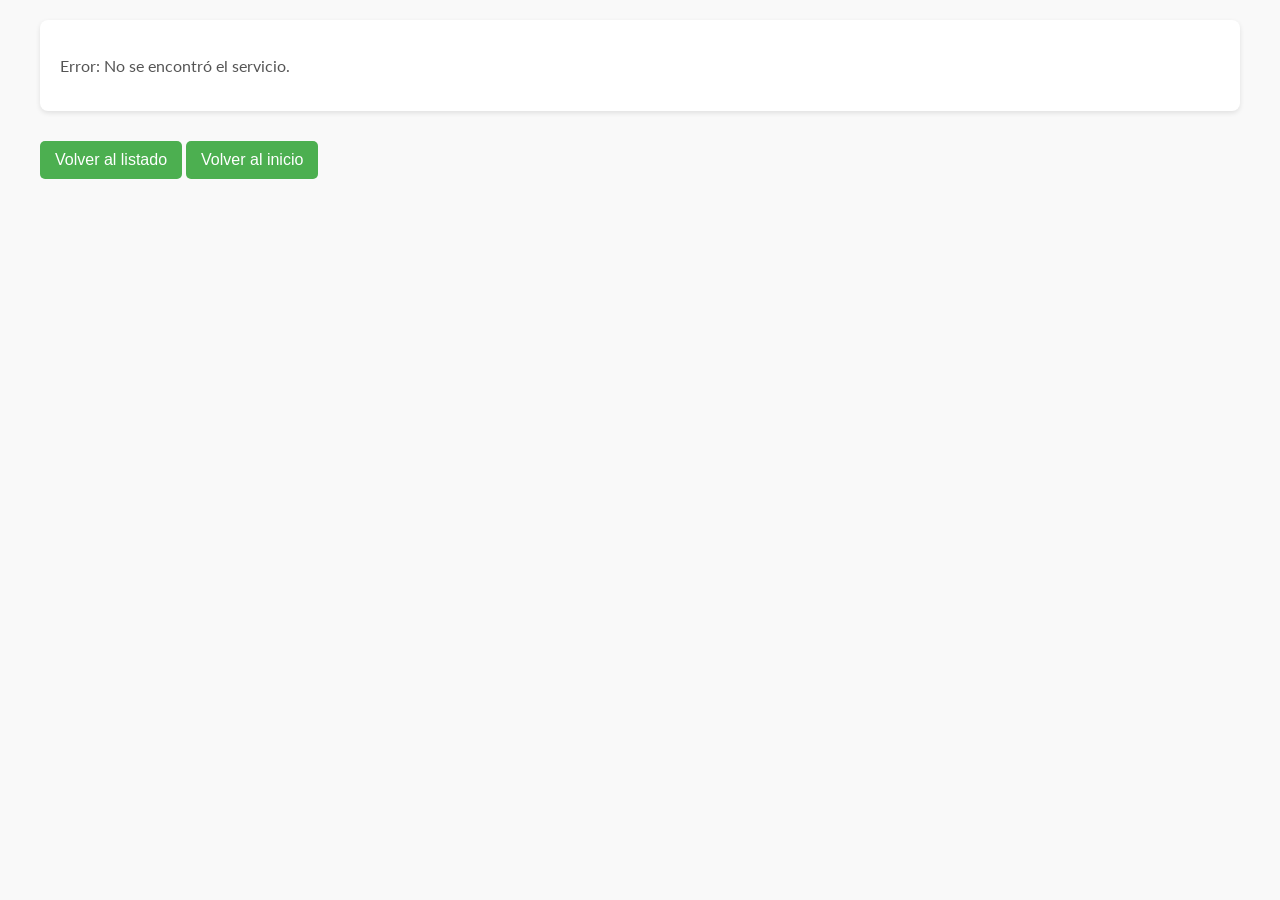
<file: templates/detalle_servicio.html>
<!DOCTYPE html>
<html lang="es">
<head>
    <meta charset="UTF-8">
    <meta name="viewport" content="width=device-width, initial-scale=1.0">
    <title>Detalle del Servicio</title>
    <link rel="stylesheet" href="../static/css/style.css">
    <link href="https://fonts.googleapis.com/css2?family=Lato:wght@400;700&display=swap" rel="stylesheet">
    <script src="../static/js/detalle_servicio.js" defer></script>
</head>
<body>
    <main>
        <section id="agranda-imagen" hidden="true">
            <button id="cerrar-imagen">Cerrar</button>
            
        </section>
        <section id="detalle-servicio">

        </section>

        <nav>
            <button id="volver-listado">Volver al listado</button>
            <button id="volver-portada">Volver al inicio</button>
        </nav>
    </main>
</body>
</html>
</file>
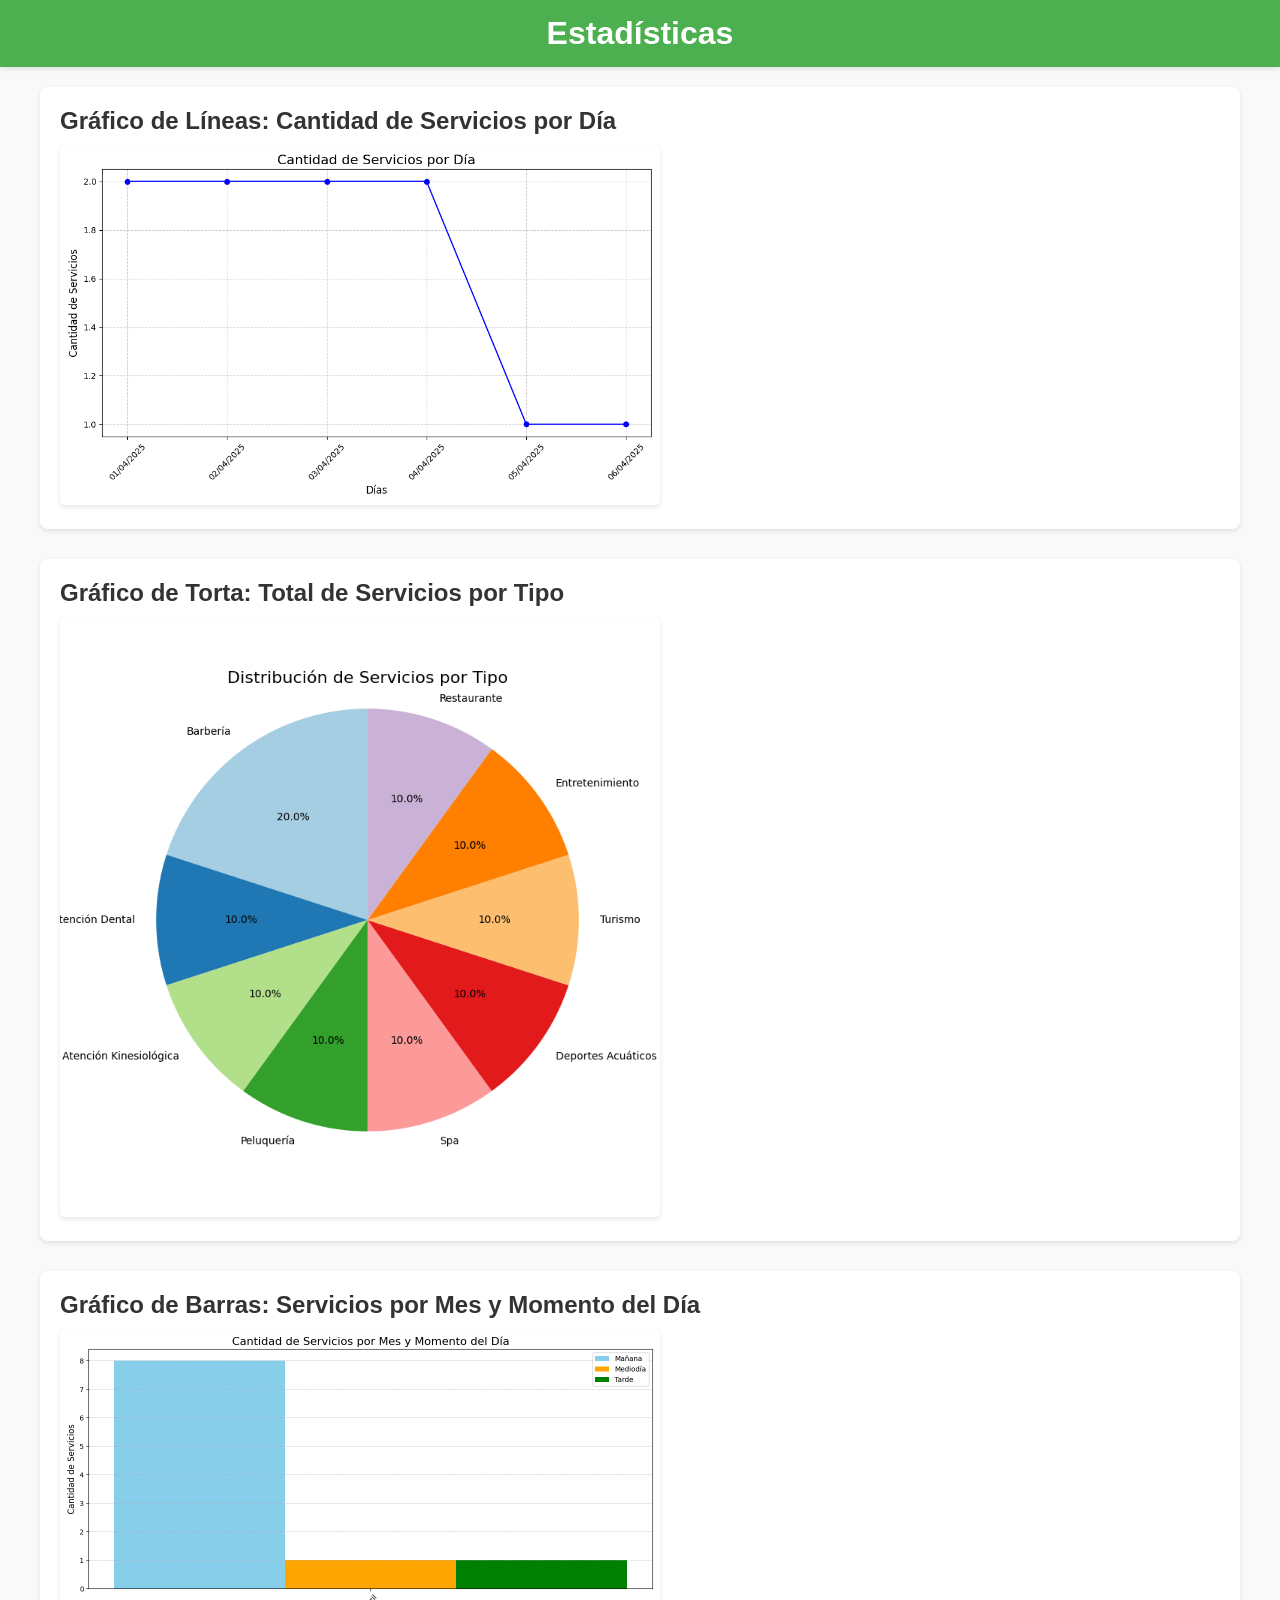
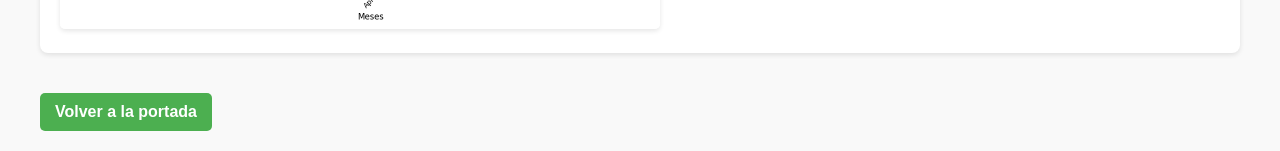
<file: templates/estadisticas.html>
<!DOCTYPE html>
<html lang="es">
<head>
    <meta charset="UTF-8">
    <meta name="viewport" content="width=device-width, initial-scale=1.0">
    <title>Estadísticas</title>
    <link rel="stylesheet" href="../static/css/style.css">
</head>
<body>
    <header>
        <h1>Estadísticas</h1>
    </header>

    <main>
        <section>
            <h2>Gráfico de Líneas: Cantidad de Servicios por Día</h2>
            <img src="../static/images/grafico_lineas.png" alt="Gráfico de líneas: Cantidad de servicios por día" width="600">
        </section>

        <section>
            <h2>Gráfico de Torta: Total de Servicios por Tipo</h2>
            <img src="../static/images/grafico_torta.png" alt="Gráfico de torta: Total de servicios por tipo" width="600">
        </section>

        <section>
            <h2>Gráfico de Barras: Servicios por Mes y Momento del Día</h2>
            <img src="../static/images/grafico_barras.png" alt="Gráfico de barras: Servicios por mes y momento del día" width="600">
        </section>

        <nav>
            <a href="index.html">Volver a la portada</a>
        </nav>
    </main>
</body>
</html>
</file>
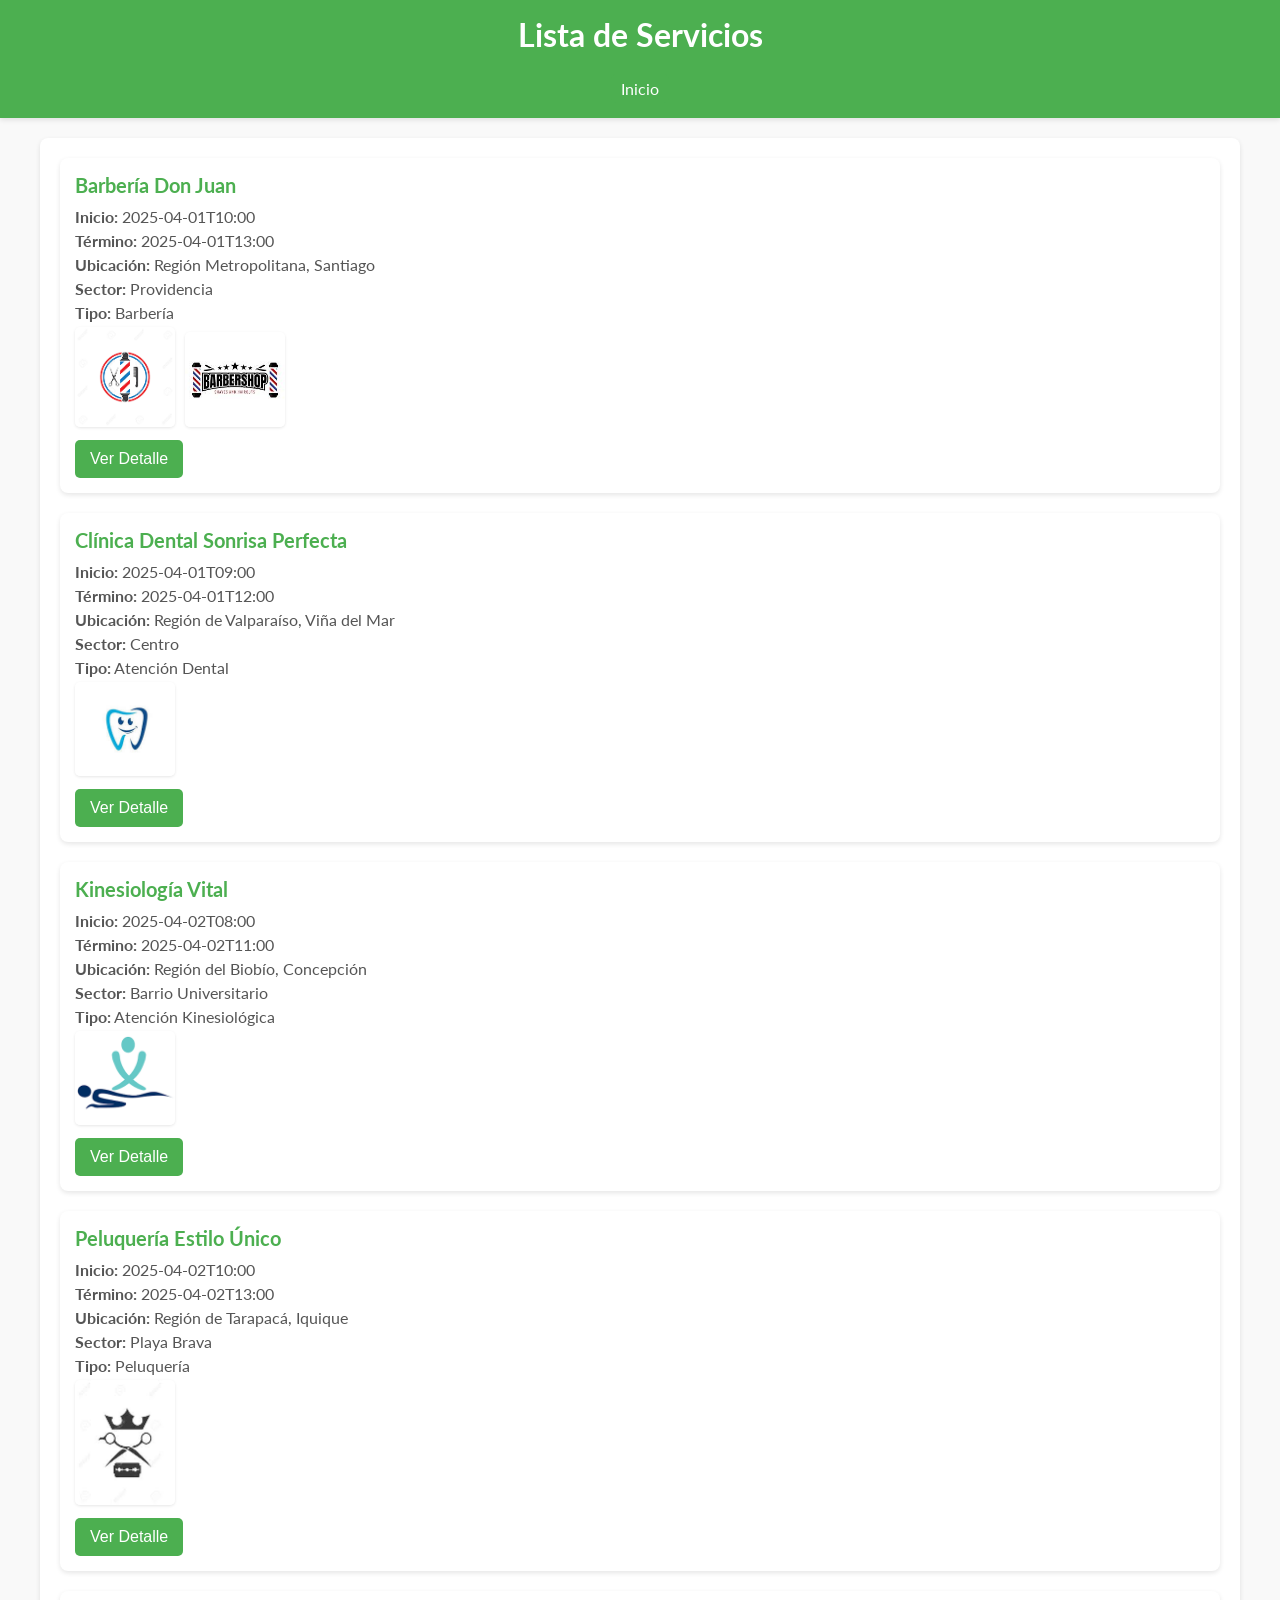
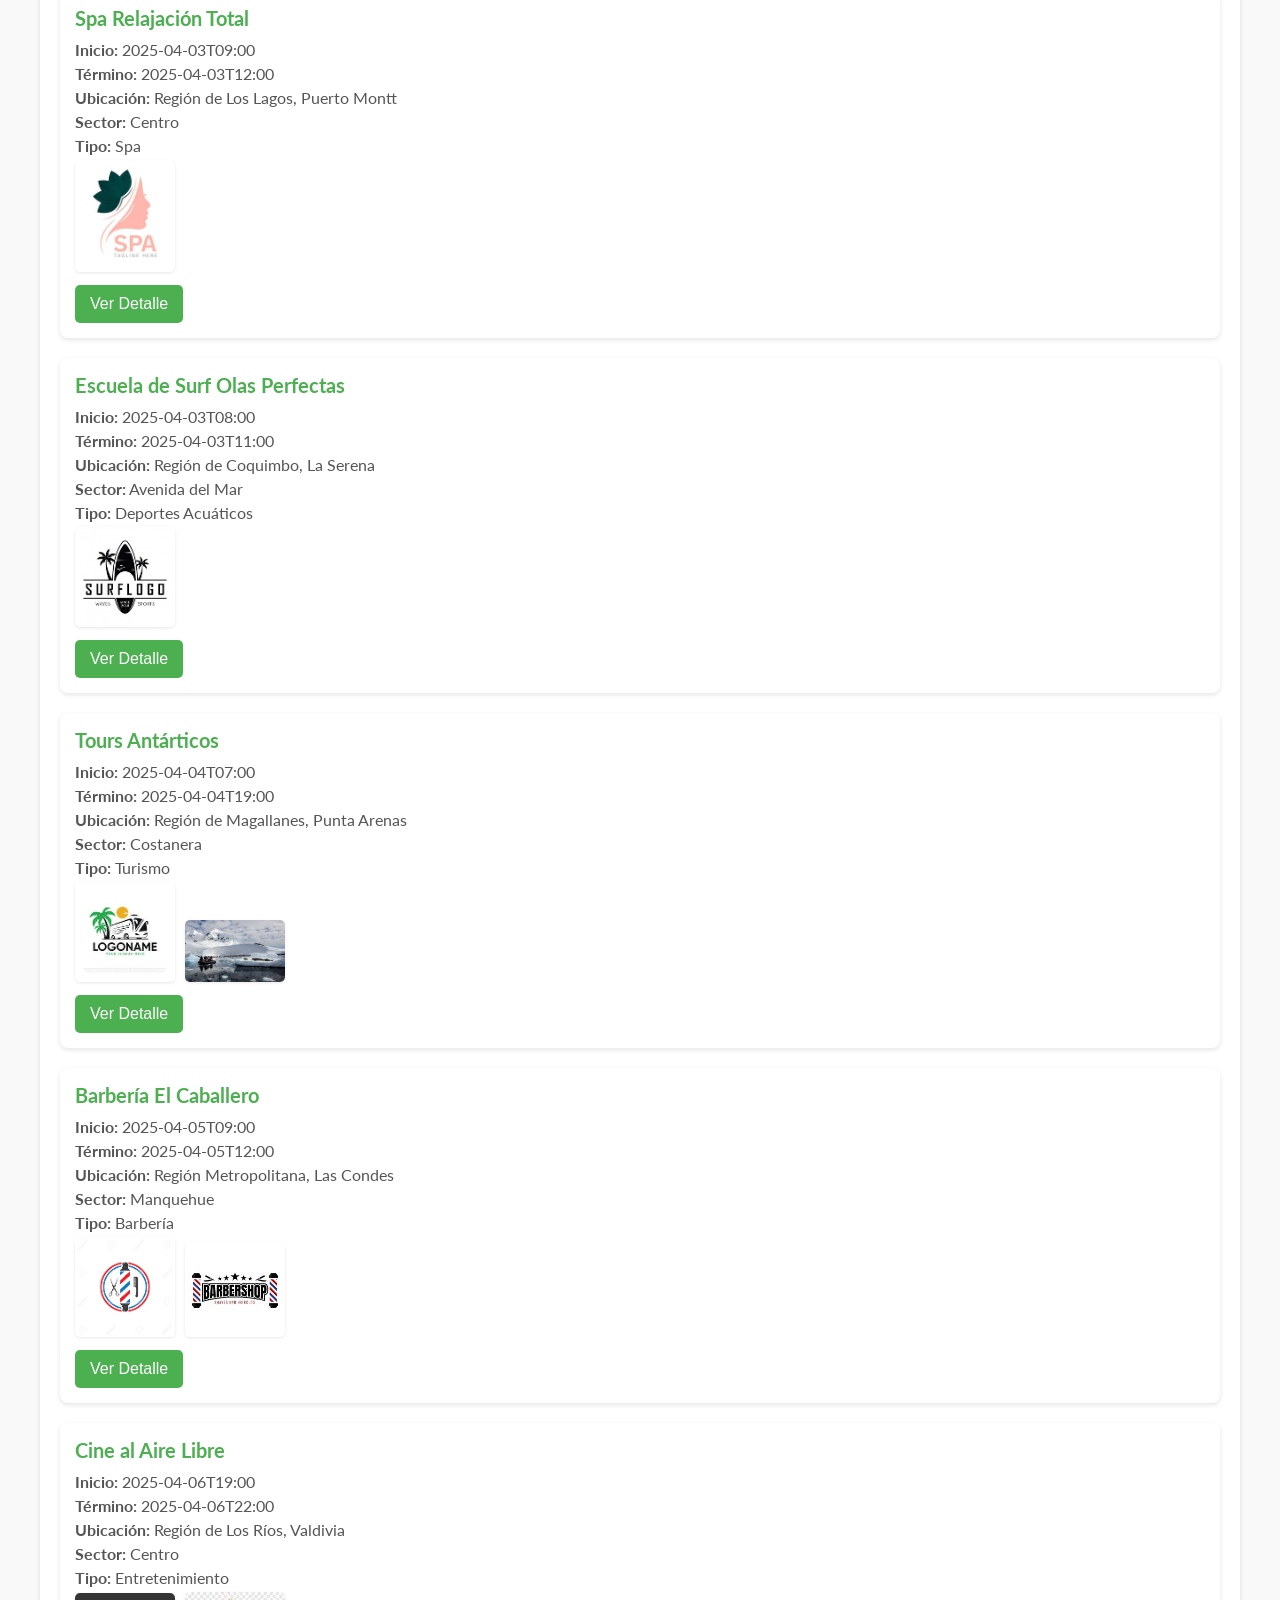
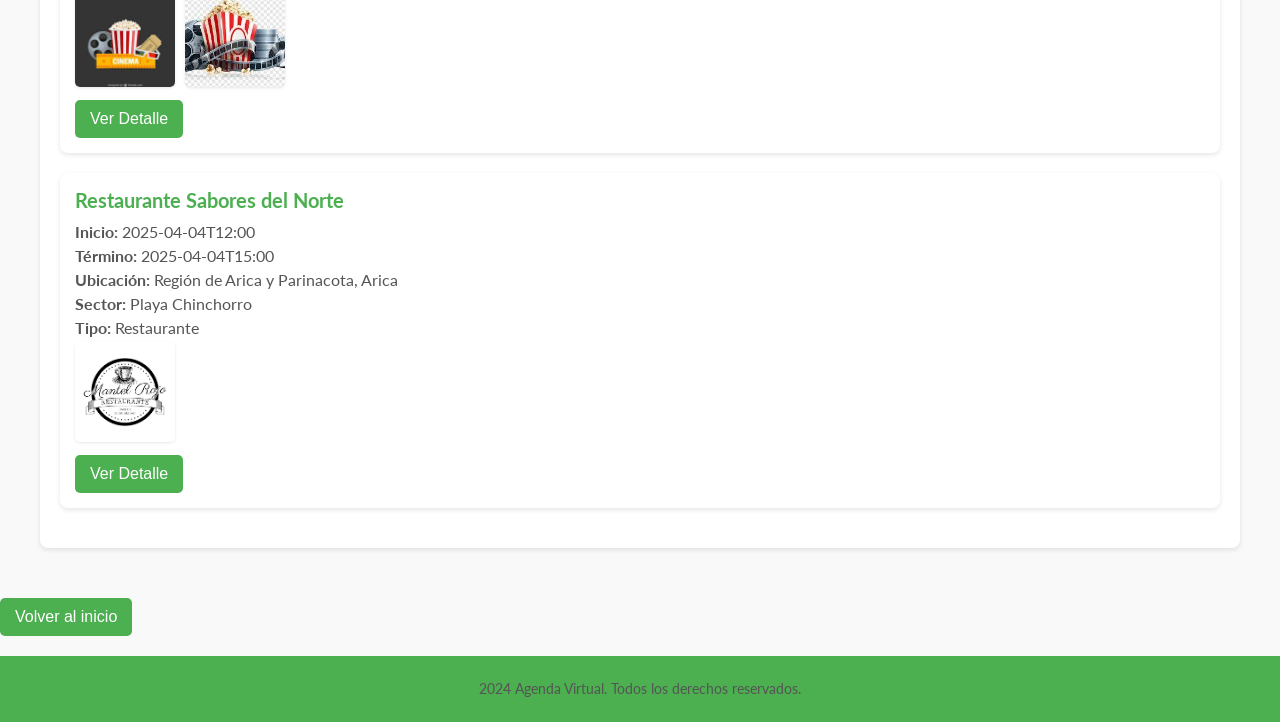
<file: templates/servicios.html>
<!DOCTYPE html>
<html lang="es">
<head>
    <meta charset="UTF-8">
    <meta name="viewport" content="width=device-width, initial-scale=1.0">
    <title>Lista de Servicios</title>
    <link rel="stylesheet" href="../static/css/style.css">
    <link href="https://fonts.googleapis.com/css2?family=Lato:wght@400;700&display=swap" rel="stylesheet">
    <script src="../static/js/servicios.js" defer></script>
</head>
<body>
    <header>
        <h1>Lista de Servicios</h1>
        <nav>
            <ul>
                <li><a href="index.html">Inicio</a></li>
            </ul>
        </nav>
    </header>

    <main>
        <section id="services-container">
            <h2>Servicios Disponibles</h2>
            <div id="services-list"></div>
        </section>
    </main>
    
    <button onclick="window.location.href='/templates/index.html'">Volver al inicio</button>


    <footer>
        <p>2024 Agenda Virtual. Todos los derechos reservados.</p>
    </footer> 
</body>
</html>
</file>
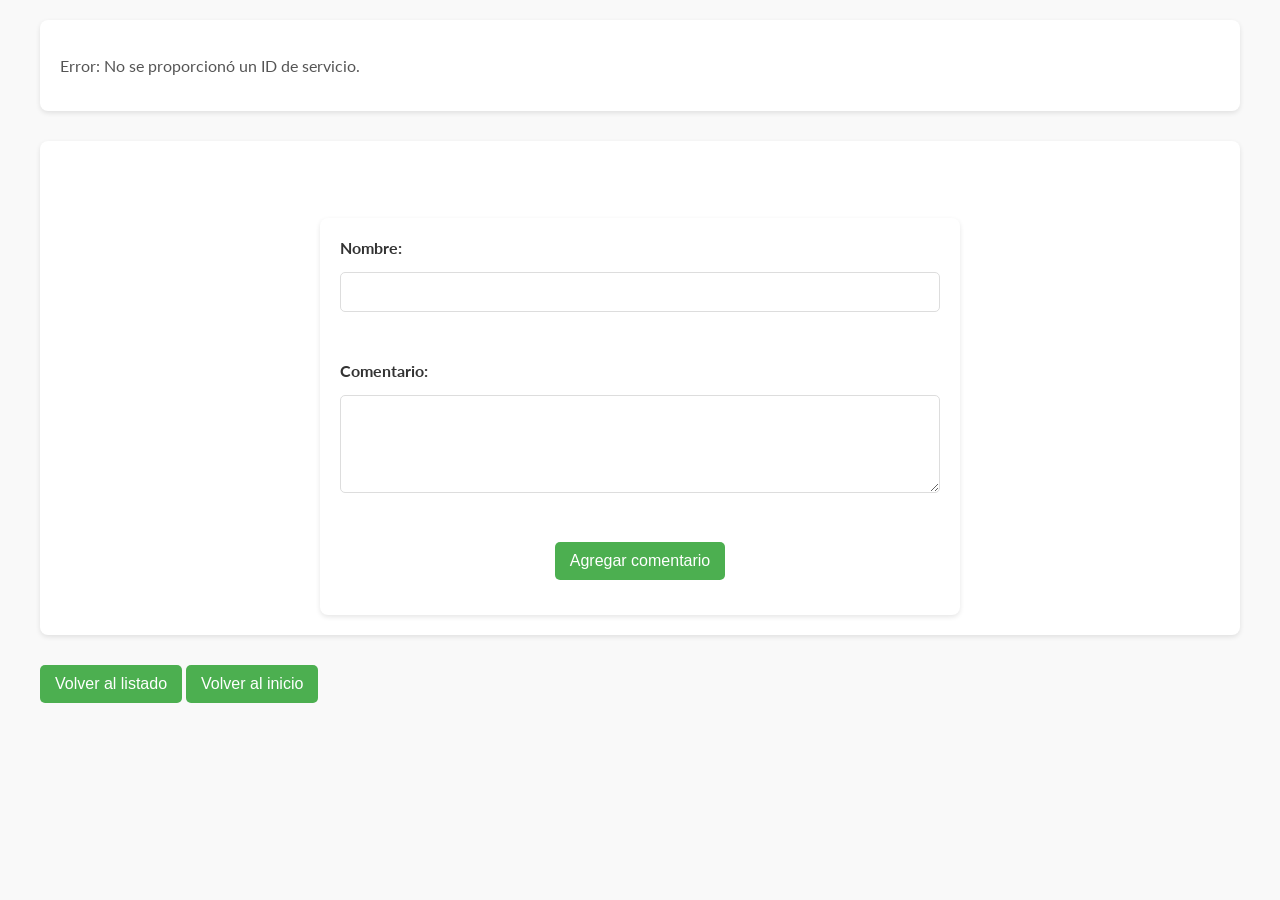
<file: flask_project/app/templates/detalle_servicio.html>
<!DOCTYPE html>
<html lang="es">
<head>
    <meta charset="UTF-8">
    <meta name="viewport" content="width=device-width, initial-scale=1.0">
    <title>Detalle del Servicio</title>
    <link rel="stylesheet" href="../static/css/style.css">
    <link href="https://fonts.googleapis.com/css2?family=Lato:wght@400;700&display=swap" rel="stylesheet">
    <script src="../static/js/detalle_servicio.js" defer></script>
</head>
<body>
    <main>
        <section id="agranda-imagen" hidden="true">
            <button id="cerrar-imagen">Cerrar</button>
        </section>
        <section id="detalle-servicio">

        </section>
        <section id="comentarios">
            <h3>Comentarios</h3>
            <ul id="lista-comentarios"></ul>
            <form id="form-comentario">
                <label for="nombre-comentario">Nombre:</label>
                <input type="text" id="nombre-comentario" name="nombre" minlength="3" maxlength="80" required>
                <br>
                <label for="texto-comentario">Comentario:</label>
                <textarea id="texto-comentario" name="texto" rows="4" cols="50" minlength="5" required></textarea>
                <br>
                <button type="submit">Agregar comentario</button>
                <div id="comentario-errores"></div>
            </form>
            
        </section>

        <nav>
            <button id="volver-listado">Volver al listado</button>
            <button id="volver-portada">Volver al inicio</button>
        </nav>
    </main>
</body>
</html>
</file>
<file: static/css/style.css>
/* General */
body {
    background-color: #f9f9f9;
    font-family: 'Lato', Arial, sans-serif;
    margin: 0;
    padding: 0;
    color: #333; 
}

h1, h2, h3 {
    font-family: 'Lato', Arial, sans-serif;
    font-weight: 700;
    color: #ffffff;
    margin-bottom: 10px;
}

p, li, td {
    font-family: 'Lato', Arial, sans-serif;
    font-weight: 400;
    color: #555;
}

a {
    text-decoration: none;
    color: #4CAF50;
    font-weight: bold;
}

a:hover {
    color: #388E3C;
}

header {
    background-color: #4CAF50;
    color: white;
    padding: 15px 20px;
    text-align: center;
    box-shadow: 0 2px 5px rgba(0, 0, 0, 0.1);
}

header h1 {
    margin: 0;
    font-size: 2rem;
}

header nav ul {
    list-style: none;
    padding: 0;
    margin: 10px 0 0;
    display: flex;
    justify-content: center;
    gap: 15px;
}

header nav ul li {
    display: inline;
}

header nav ul li a {
    color: white;
    font-weight: 400;
    padding: 5px 10px;
    border-radius: 5px;
    transition: background-color 0.3s;
}

header nav ul li a:hover {
    background-color: #388E3C;
}

main {
    padding: 20px;
    max-width: 1200px;
    margin: 0 auto;
}

section {
    margin-bottom: 30px;
    background: white;
    padding: 20px;
    border-radius: 8px;
    box-shadow: 0 2px 5px rgba(0, 0, 0, 0.1);
}

section h2 {
    margin-top: 0;
    font-size: 1.5rem;
    color: #333;
}

table {
    width: 100%;
    border-collapse: collapse;
    margin-top: 10px;
}

table th, table td {
    border: 1px solid #ddd;
    padding: 10px;
    text-align: left;
}

table th {
    background-color: #4CAF50;
    color: white;
}

table tr:nth-child(even) {
    background-color: #f2f2f2;
}

table tr:hover {
    background-color: #e0f7fa;
}

button, .btn {
    background-color: #4CAF50;
    color: white;
    border: none;
    padding: 10px 15px;
    border-radius: 5px;
    cursor: pointer;
    font-size: 1rem;
    transition: background-color 0.3s;
}

button:hover, .btn:hover {
    background-color: #71a974;
}

button:disabled {
    background-color: #ccc;
    cursor: not-allowed;
}

footer {
    background-color: #4CAF50;
    color: white;
    text-align: center;
    padding: 10px 0;
    margin-top: 20px;
    font-size: 0.9rem;
}

.hidden {
    display: none;
}

img {
    border-radius: 5px;
    box-shadow: 0 2px 5px rgba(0, 0, 0, 0.1);
}

form {
    display: flex;
    flex-direction: column;
    gap: 15px;
    max-width: 600px; /* Ancho máximo del formulario */
    margin: 0 auto; /* Centrar el formulario horizontalmente */
    padding: 20px;
    background-color: white;
    border-radius: 8px;
    box-shadow: 0 2px 5px rgba(0, 0, 0, 0.1);
}

form label {
    font-weight: bold;
    color: #333;
}

form input, form select, form textarea {
    padding: 10px;
    border: 1px solid #ddd;
    border-radius: 5px;
    font-size: 1rem;
    width: 100%;
    box-sizing: border-box;
}

form input:focus, form select:focus, form textarea:focus {
    border-color: #4CAF50;
    outline: none;
    box-shadow: 0 0 5px rgba(76, 175, 80, 0.5);
}

form button {
    align-self: center; /* Centrar el botón */
    background-color: #4CAF50;
    color: white;
    border: none;
    padding: 10px 15px;
    border-radius: 5px;
    cursor: pointer;
    font-size: 1rem;
    transition: background-color 0.3s;
}

form button:hover {
    background-color: #388E3C;
}

form .hidden {
    display: none;
}

nav a {
    display: inline-block;
    margin-top: 10px;
    padding: 10px 15px;
    background-color: #4CAF50;
    color: white;
    border-radius: 5px;
    text-align: center;
    transition: background-color 0.3s;
}

nav a:hover {
    background-color: #388E3C;
}
/* Servicios */
.service-item {
    margin-bottom: 20px; /* Espacio entre servicios */
    padding: 15px;
    background-color: #ffffff;
    border-radius: 8px;
    box-shadow: 0 2px 5px rgba(0, 0, 0, 0.1);
}

.service-item h2 {
    margin-top: 0;
    font-size: 1.25rem;
    color: #4CAF50;
}

.service-item p {
    margin: 5px 0;
    color: #555;
}

.service-item .service-images img {
    margin-right: 10px;
    border-radius: 5px;
    box-shadow: 0 1px 3px rgba(0, 0, 0, 0.1);
}

.service-item button {
    margin-top: 10px;
}
</file>
<file: flask_project/app/static/css/style.css>
/* General */
body {
    background-color: #f9f9f9;
    font-family: 'Lato', Arial, sans-serif;
    margin: 0;
    padding: 0;
    color: #333; 
}

h1, h2, h3 {
    font-family: 'Lato', Arial, sans-serif;
    font-weight: 700;
    color: #ffffff;
    margin-bottom: 10px;
}

p, li, td {
    font-family: 'Lato', Arial, sans-serif;
    font-weight: 400;
    color: #555;
}

a {
    text-decoration: none;
    color: #4CAF50;
    font-weight: bold;
}

a:hover {
    color: #388E3C;
}

header {
    background-color: #4CAF50;
    color: white;
    padding: 15px 20px;
    text-align: center;
    box-shadow: 0 2px 5px rgba(0, 0, 0, 0.1);
}

header h1 {
    margin: 0;
    font-size: 2rem;
}

header nav ul {
    list-style: none;
    padding: 0;
    margin: 10px 0 0;
    display: flex;
    justify-content: center;
    gap: 15px;
}

header nav ul li {
    display: inline;
}

header nav ul li a {
    color: white;
    font-weight: 400;
    padding: 5px 10px;
    border-radius: 5px;
    transition: background-color 0.3s;
}

header nav ul li a:hover {
    background-color: #388E3C;
}

main {
    padding: 20px;
    max-width: 1200px;
    margin: 0 auto;
}

section {
    margin-bottom: 30px;
    background: white;
    padding: 20px;
    border-radius: 8px;
    box-shadow: 0 2px 5px rgba(0, 0, 0, 0.1);
}

section h2 {
    margin-top: 0;
    font-size: 1.5rem;
    color: #333;
}

table {
    width: 100%;
    border-collapse: collapse;
    margin-top: 10px;
}

table th, table td {
    border: 1px solid #ddd;
    padding: 10px;
    text-align: left;
}

table th {
    background-color: #4CAF50;
    color: white;
}

table tr:nth-child(even) {
    background-color: #f2f2f2;
}

table tr:hover {
    background-color: #e0f7fa;
}

button, .btn {
    background-color: #4CAF50;
    color: white;
    border: none;
    padding: 10px 15px;
    border-radius: 5px;
    cursor: pointer;
    font-size: 1rem;
    transition: background-color 0.3s;
}

button:hover, .btn:hover {
    background-color: #71a974;
}

button:disabled {
    background-color: #ccc;
    cursor: not-allowed;
}

footer {
    background-color: #4CAF50;
    color: white;
    text-align: center;
    padding: 10px 0;
    margin-top: 20px;
    font-size: 0.9rem;
}

.hidden {
    display: none;
}

img {
    border-radius: 5px;
    box-shadow: 0 2px 5px rgba(0, 0, 0, 0.1);
}

form {
    display: flex;
    flex-direction: column;
    gap: 15px;
    max-width: 600px;
    margin: 0 auto;
    padding: 20px;
    background-color: white;
    border-radius: 8px;
    box-shadow: 0 2px 5px rgba(0, 0, 0, 0.1);
}

form label {
    font-weight: bold;
    color: #333;
}

form input, form select, form textarea {
    padding: 10px;
    border: 1px solid #ddd;
    border-radius: 5px;
    font-size: 1rem;
    width: 100%;
    box-sizing: border-box;
}

form input:focus, form select:focus, form textarea:focus {
    border-color: #4CAF50;
    outline: none;
    box-shadow: 0 0 5px rgba(76, 175, 80, 0.5);
}

form button {
    align-self: center;
    background-color: #4CAF50;
    color: white;
    border: none;
    padding: 10px 15px;
    border-radius: 5px;
    cursor: pointer;
    font-size: 1rem;
    transition: background-color 0.3s;
}

form button:hover {
    background-color: #388E3C;
}

form .hidden {
    display: none;
}

nav a {
    display: inline-block;
    margin-top: 10px;
    padding: 10px 15px;
    background-color: #4CAF50;
    color: white;
    border-radius: 5px;
    text-align: center;
    transition: background-color 0.3s;
}

nav a:hover {
    background-color: #388E3C;
}

.service-item {
    margin-bottom: 20px;
    padding: 15px;
    background-color: #ffffff;
    border-radius: 8px;
    box-shadow: 0 2px 5px rgba(0, 0, 0, 0.1);
}

.service-item h2 {
    margin-top: 0;
    font-size: 1.25rem;
    color: #4CAF50;
}

.service-item p {
    margin: 5px 0;
    color: #555;
}

.service-item .service-images img {
    margin-right: 10px;
    border-radius: 5px;
    box-shadow: 0 1px 3px rgba(0, 0, 0, 0.1);
}

.service-item button {
    margin-top: 10px;
}

.grafico {
    max-width: 500px;
    max-height: 300px;
    width: 100%;
    height: 300px;
    margin: 0 auto 2rem auto;
    display: block;
}
</file>
